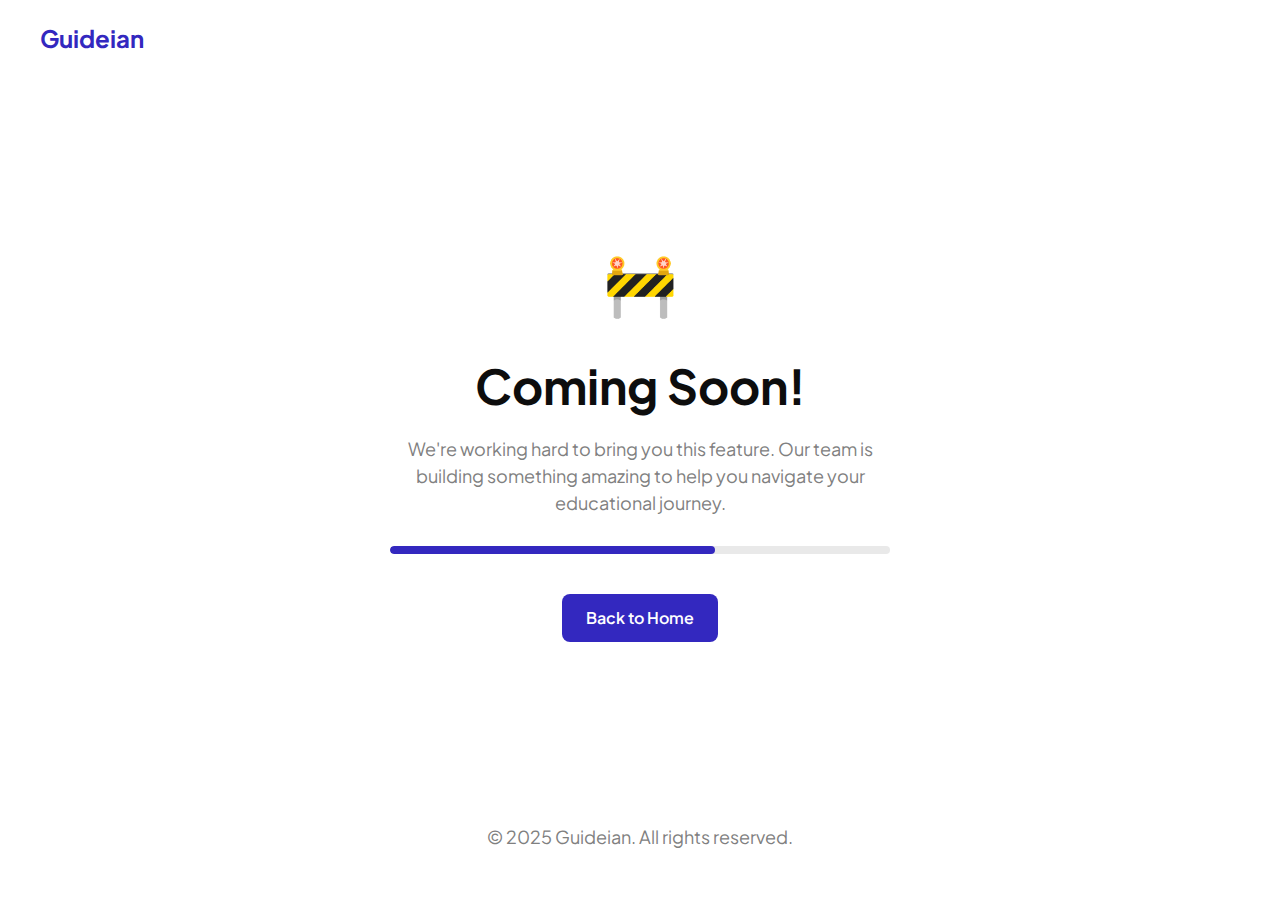
<file: comming-soon.html>
<!DOCTYPE html>
<html lang="en">
<head>
  <meta charset="UTF-8">
  <meta name="viewport" content="width=device-width, initial-scale=1.0">
  <title>Coming Soon | Guideian</title>
  <link href="https://fonts.googleapis.com/css2?family=Plus+Jakarta+Sans:wght@400;500;600;700&display=swap" rel="stylesheet">
  <style>
    /* CSS will go here */
    :root {
      --primary: #3328bf;
      --text: #0d0d0d;
      --gray: #808080;
      --light-gray: #e9e9e9;
    }
    
    * {
      margin: 0;
      padding: 0;
      box-sizing: border-box;
    }
    
    body {
      font-family: 'Plus Jakarta Sans', sans-serif;
      background-color: white;
      color: var(--text);
      line-height: 1.5;
      min-height: 100vh;
      display: flex;
      flex-direction: column;
    }
    
    .navbar {
      padding: 20px 40px;
      display: flex;
      justify-content: space-between;
      align-items: center;
    }
    
    .logo {
      font-size: 24px;
      font-weight: 700;
      color: var(--primary);
      text-decoration: none;
    }
    
    .main-content {
      flex: 1;
      display: flex;
      flex-direction: column;
      align-items: center;
      justify-content: center;
      text-align: center;
      padding: 40px 20px;
    }
    
    .coming-soon-container {
      max-width: 600px;
      margin: 0 auto;
    }
    
    .emoji {
      font-size: 60px;
      margin-bottom: 30px;
    }
    
    h1 {
      font-size: 48px;
      font-weight: 700;
      margin-bottom: 20px;
      line-height: 1.2;
    }
    
    p {
      font-size: 18px;
      color: var(--gray);
      margin-bottom: 30px;
      max-width: 500px;
      margin-left: auto;
      margin-right: auto;
    }
    
    .progress-container {
      width: 100%;
      height: 8px;
      background-color: var(--light-gray);
      border-radius: 4px;
      margin-bottom: 40px;
      overflow: hidden;
    }
    
    .progress-bar {
      height: 100%;
      width: 65%;
      background-color: var(--primary);
      border-radius: 4px;
      animation: pulse 2s infinite;
    }
    
    @keyframes pulse {
      0% { opacity: 1; }
      50% { opacity: 0.7; }
      100% { opacity: 1; }
    }
    
    .btn {
      display: inline-block;
      padding: 12px 24px;
      background-color: var(--primary);
      color: white;
      border-radius: 8px;
      text-decoration: none;
      font-weight: 600;
      transition: transform 0.2s, box-shadow 0.2s;
    }
    
    .btn:hover {
      transform: translateY(-2px);
      box-shadow: 0 4px 12px rgba(51, 40, 191, 0.2);
    }
    
    .footer {
      padding: 20px;
      text-align: center;
      color: var(--gray);
      font-size: 14px;
    }
    
    @media (max-width: 768px) {
      h1 {
        font-size: 36px;
      }
      
      p {
        font-size: 16px;
      }
    }
  </style>
</head>
<body>
  <nav class="navbar">
    <a href="index.html" class="logo">Guideian</a>
  </nav>
  
  <main class="main-content">
    <div class="coming-soon-container">
      <div class="emoji">🚧</div>
      <h1>Coming Soon!</h1>
      <p>We're working hard to bring you this feature. Our team is building something amazing to help you navigate your educational journey.</p>
      
      <div class="progress-container">
        <div class="progress-bar"></div>
      </div>
      
      <a href="index.html" class="btn">Back to Home</a>
    </div>
  </main>
  
  <footer class="footer">
    <p>© 2025 Guideian. All rights reserved.</p>
  </footer>
</body>
</html>
</file>
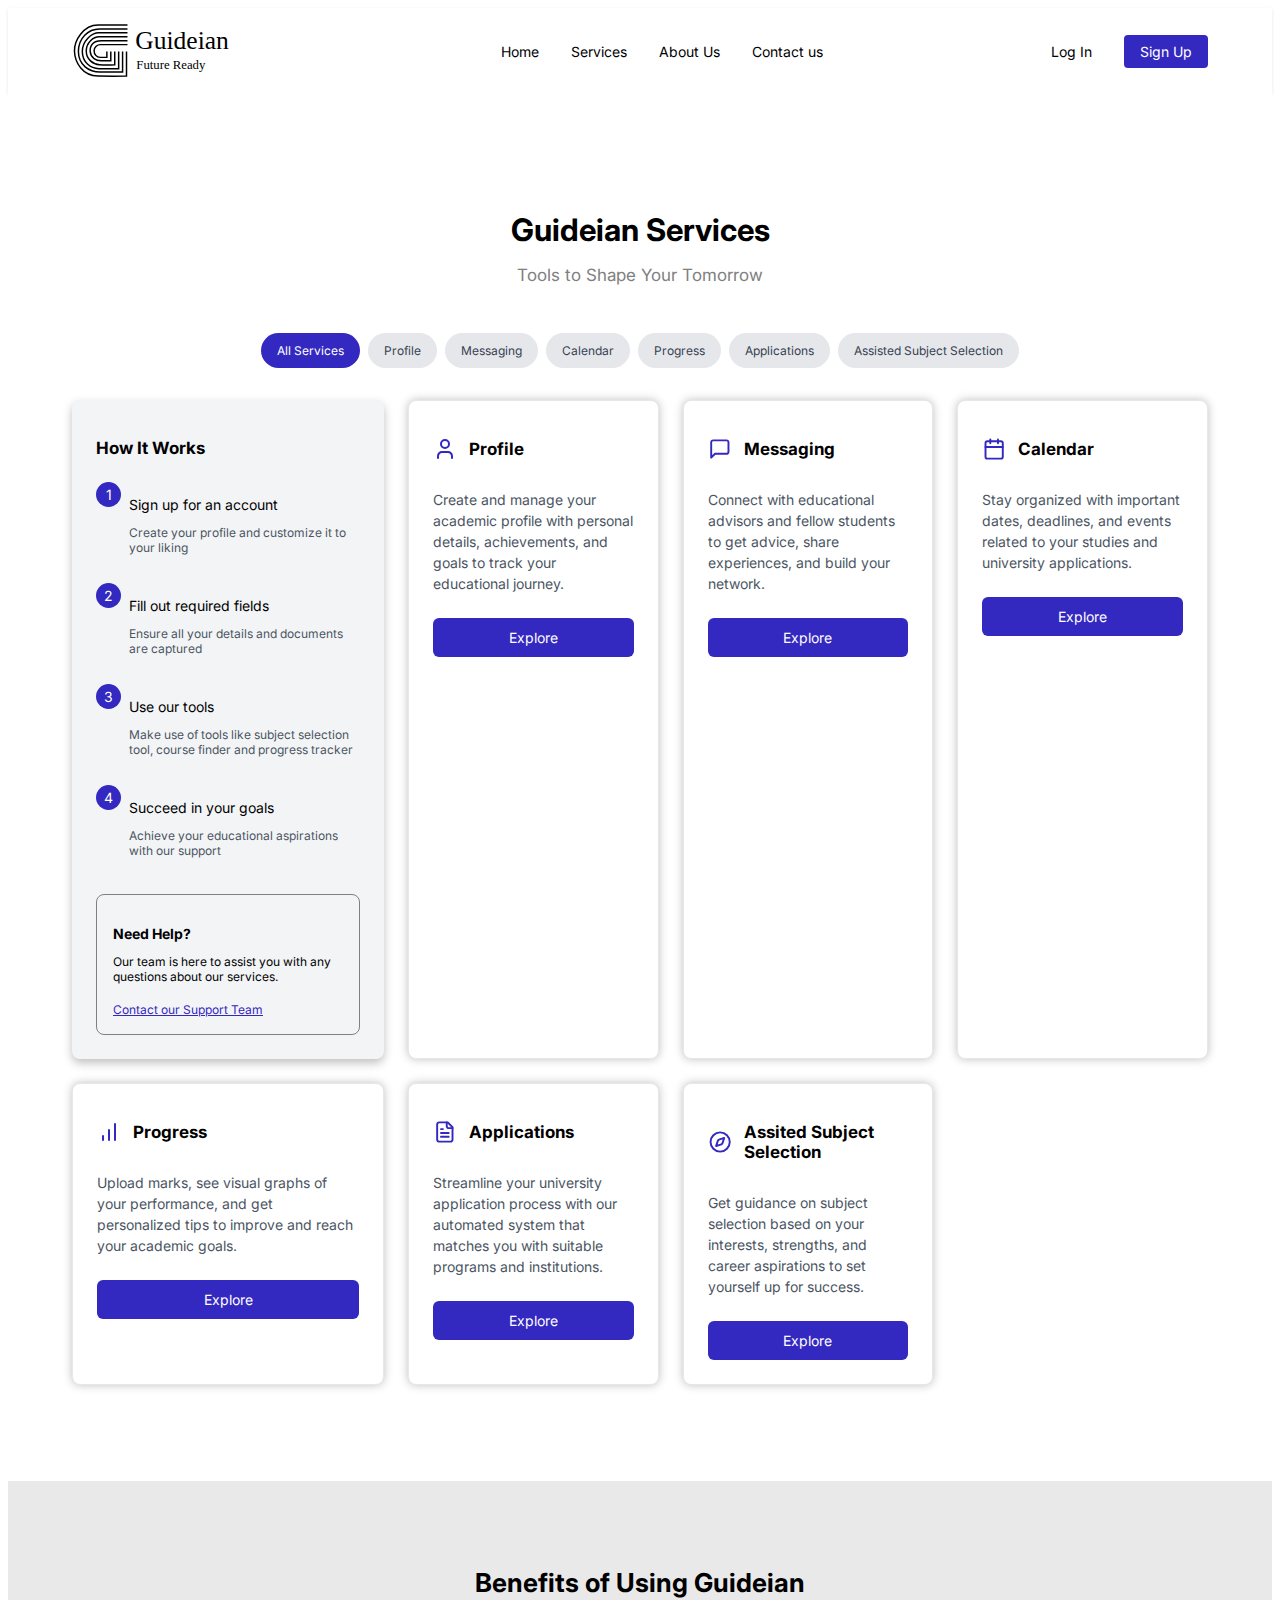
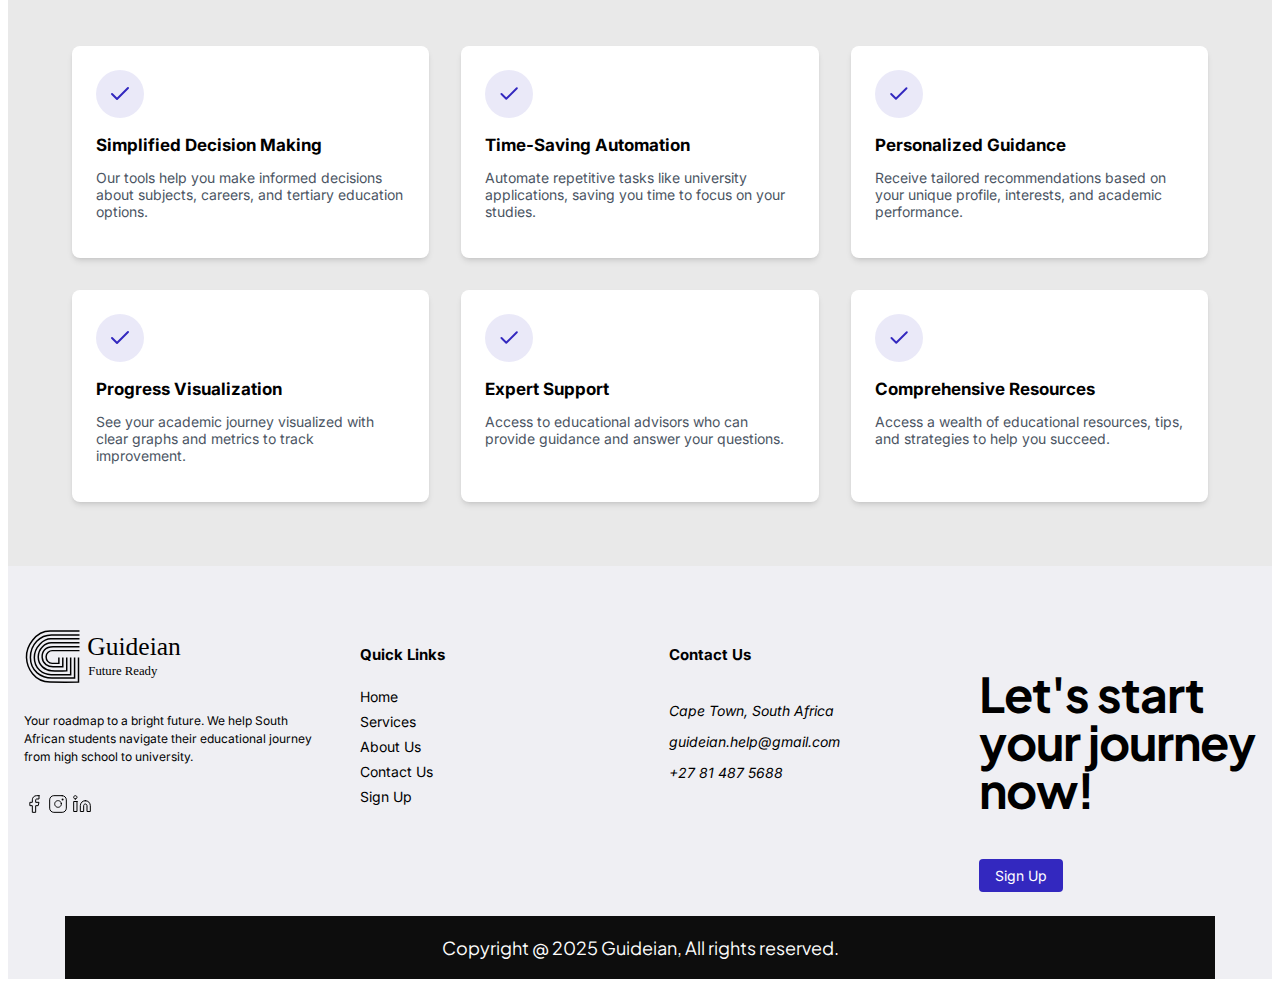
<file: services.html>
<!DOCTYPE html>
<html lang="en">
<head>
  <meta charset="UTF-8">
  <meta name="viewport" content="width=device-width, initial-scale=1.0">
  <title>Guideian - Future Ready</title>
  <link href="https://fonts.googleapis.com/css2?family=Inter:wght@400;500;600;700&family=Plus+Jakarta+Sans:wght@400;500;600;700&display=swap" rel="stylesheet">
  <link rel="stylesheet" href="./services_style.css">
</head>
<body>
  <header class="main-header">
    <div class="logo-container">
      <svg class="logo-svg" width="217" height="55" viewBox="0 0 217 55" fill="none" xmlns="http://www.w3.org/2000/svg">
        <text fill="black" xml:space="preserve" style="white-space: pre" font-family="Tenor Sans" font-size="26" letter-spacing="0em">
          <tspan x="63" y="25.71">Guideian</tspan>
        </text>
        <text fill="black" xml:space="preserve" style="white-space: pre" font-family="Tenor Sans" font-size="13" letter-spacing="0em">
          <tspan x="64" y="45.855">Future Ready</tspan>
        </text>
        <path d="M55.0188 1C55.0188 1 40.0187 1 25.0188 1C10.0189 1 0.518789 17 1.01882 28C1.51886 39 9.01882 52.7638 25.0188 53C41.0188 53.2362 54.0188 53 54.0188 53V28" stroke="black" stroke-width="1.5"></path>
        <path d="M55.0188 5C55.0188 5 38.0188 5 26.5188 5C15.0188 5 5.0188 14.3256 5.0188 28C5.0188 41.6744 16.0323 49 27.0188 49C38.0053 49 50.0188 49 50.0188 49V40V28" stroke="black" stroke-width="1.5"></path>
        <path d="M55.0188 9C55.0188 9 33.473 9 25.9207 9C18.3683 9 9.0188 17.1554 9.0188 28C9.0188 38.8446 17.2723 45.5 26.0188 45.5C34.7653 45.5 46.0188 45.5 46.0188 45.5V37.5V28" stroke="black" stroke-width="1.5"></path>
        <path d="M55.0188 13C55.0188 13 32.2727 13 26.2633 13C20.2539 13 13.0188 18.9385 13.0188 27.5C13.0188 36.0615 20.0188 41 26.5188 41.5C33.0188 42 42.0188 41.5 42.0188 41.5V28" stroke="black" stroke-width="1.5"></path>
        <path d="M55.0189 17C55.0189 17 35.6287 17 28.0738 17C20.5189 17 16.5189 21.5 17.0189 28C17.5189 34.5 23.1612 37.5 28.0738 37.5C32.9865 37.5 38.0189 37.5 38.0189 37.5V28" stroke="black" stroke-width="1.5"></path>
        <path d="M55.0188 21C55.0188 21 29.7875 21 27.1858 21C24.5841 21 21.0188 23.4418 21.0188 27.1518C21.0188 30.8618 23.5188 34 27.1858 34C30.8529 34 34.0188 34 34.0188 34V28" stroke="black" stroke-width="1.5"></path>
      </svg>
    </div>
    <nav class="main-nav">
      <a href="index.html" class="nav-link">Home</a>
      <a href="services.html" class="nav-link">Services</a>
      <a href="about.html" class="nav-link">About Us</a>
      <a href="contact.html" class="nav-link">Contact us</a>
    </nav>
    <div class="auth-buttons">
      <button class="login-btn">Log In</button>
      <button class="signup-btn">Sign Up</button>
    </div>
  </header>

  <main>
    <section class="services-section">
      <div class="section-header">
        <h1 class="section-title">Guideian Services</h1>
        <p class="section-subtitle">Tools to Shape Your Tomorrow</p>
      </div>

      <div class="filter-buttons">
        <button class="filter-btn">All Services</button>
        <button class="filter-btn">Profile</button>
        <button class="filter-btn">Messaging</button>
        <button class="filter-btn">Calendar</button>
        <button class="filter-btn">Progress</button>
        <button class="filter-btn">Applications</button>
        <button class="filter-btn">Assisted Subject Selection</button>
      </div>

      <div class="services-grid">
        <article class="how-it-works">
          <h2 class="how-it-works-title">How It Works</h2>
          <div class="steps-container">
            <div class="step">
              <div class="step-number">1</div>
              <div class="step-content">
                <h3 class="step-title">Sign up for an account</h3>
                <p class="step-description">Create your profile and customize it to your liking</p>
              </div>
            </div>
            <div class="step">
              <div class="step-number">2</div>
              <div class="step-content">
                <h3 class="step-title">Fill out required fields</h3>
                <p class="step-description">Ensure all your details and documents are captured</p>
              </div>
            </div>
            <div class="step">
              <div class="step-number">3</div>
              <div class="step-content">
                <h3 class="step-title">Use our tools</h3>
                <p class="step-description">Make use of tools like subject selection tool, course finder and progress tracker</p>
              </div>
            </div>
            <div class="step">
              <div class="step-number">4</div>
              <div class="step-content">
                <h3 class="step-title">Succeed in your goals</h3>
                <p class="step-description">Achieve your educational aspirations with our support</p>
              </div>
            </div>
          </div>
          <div class="help-box">
            <h3 class="help-title">Need Help?</h3>
            <p class="help-description">Our team is here to assist you with any questions about our services.</p>
            <a href="#" class="help-link">Contact our Support Team</a>
          </div>
        </article>

        <article class="service-card">
          <div class="service-header">
            <div class="service-icon">
              <svg width="24" height="24" viewBox="0 0 24 24" fill="none" xmlns="http://www.w3.org/2000/svg" class="icon">
                <path d="M19 21V19C19 17.9391 18.5786 16.9217 17.8284 16.1716C17.0783 15.4214 16.0609 15 15 15H9C7.93913 15 6.92172 15.4214 6.17157 16.1716C5.42143 16.9217 5 17.9391 5 19V21" stroke="#3328BF" stroke-width="2" stroke-linecap="round" stroke-linejoin="round"></path>
                <path d="M12 11C14.2091 11 16 9.20914 16 7C16 4.79086 14.2091 3 12 3C9.79086 3 8 4.79086 8 7C8 9.20914 9.79086 11 12 11Z" stroke="#3328BF" stroke-width="2" stroke-linecap="round" stroke-linejoin="round"></path>
              </svg>
            </div>
            <h2 class="service-title">Profile</h2>
          </div>
          <p class="service-description">Create and manage your academic profile with personal details, achievements, and goals to track your educational journey.</p>
         <a href="profile.html" class="explore-btn">Explore</a>
        </article>

        <article class="service-card">
          <div class="service-header">
            <div class="service-icon">
              <svg width="25" height="24" viewBox="0 0 25 24" fill="none" xmlns="http://www.w3.org/2000/svg" class="icon">
                <path d="M21.3281 15C21.3281 15.5304 21.1174 16.0391 20.7423 16.4142C20.3673 16.7893 19.8586 17 19.3281 17H7.32812L3.32812 21V5C3.32812 4.46957 3.53884 3.96086 3.91391 3.58579C4.28898 3.21071 4.79769 3 5.32812 3H19.3281C19.8586 3 20.3673 3.21071 20.7423 3.58579C21.1174 3.96086 21.3281 4.46957 21.3281 5V15Z" stroke="#3328BF" stroke-width="2" stroke-linecap="round" stroke-linejoin="round"></path>
              </svg>
            </div>
            <h2 class="service-title">Messaging</h2>
          </div>
          <p class="service-description">Connect with educational advisors and fellow students to get advice, share experiences, and build your network.</p>
          <a href="comming-soon.html" class="explore-btn">Explore</a>
        </article>

        <article class="service-card">
          <div class="service-header">
            <div class="service-icon">
              <svg width="25" height="24" viewBox="0 0 25 24" fill="none" xmlns="http://www.w3.org/2000/svg" class="icon">
                <path d="M8.65625 2V6" stroke="#3328BF" stroke-width="2" stroke-linecap="round" stroke-linejoin="round"></path>
                <path d="M16.6562 2V6" stroke="#3328BF" stroke-width="2" stroke-linecap="round" stroke-linejoin="round"></path>
                <path d="M19.6562 4H5.65625C4.55168 4 3.65625 4.89543 3.65625 6V20C3.65625 21.1046 4.55168 22 5.65625 22H19.6562C20.7608 22 21.6562 21.1046 21.6562 20V6C21.6562 4.89543 20.7608 4 19.6562 4Z" stroke="#3328BF" stroke-width="2" stroke-linecap="round" stroke-linejoin="round"></path>
                <path d="M3.65625 10H21.6562" stroke="#3328BF" stroke-width="2" stroke-linecap="round" stroke-linejoin="round"></path>
              </svg>
            </div>
            <h2 class="service-title">Calendar</h2>
          </div>
          <p class="service-description">Stay organized with important dates, deadlines, and events related to your studies and university applications.</p>
          <a href="comming-soon.html" class="explore-btn">Explore</a>
        </article>

        <article class="service-card">
          <div class="service-header">
            <div class="service-icon">
              <svg width="24" height="24" viewBox="0 0 24 24" fill="none" xmlns="http://www.w3.org/2000/svg" class="icon">
                <path d="M12 20V10" stroke="#3328BF" stroke-width="2" stroke-linecap="round" stroke-linejoin="round"></path>
                <path d="M18 20V4" stroke="#3328BF" stroke-width="2" stroke-linecap="round" stroke-linejoin="round"></path>
                <path d="M6 20V16" stroke="#3328BF" stroke-width="2" stroke-linecap="round" stroke-linejoin="round"></path>
              </svg>
            </div>
            <h2 class="service-title">Progress</h2>
          </div>
          <p class="service-description">Upload marks, see visual graphs of your performance, and get personalized tips to improve and reach your academic goals.</p>
          <a href="comming-soon.html" class="explore-btn">Explore</a>
        </article>

        <article class="service-card">
          <div class="service-header">
            <div class="service-icon">
              <svg width="25" height="24" viewBox="0 0 25 24" fill="none" xmlns="http://www.w3.org/2000/svg" class="icon">
                <path d="M15.3281 2H6.32812C5.79769 2 5.28898 2.21071 4.91391 2.58579C4.53884 2.96086 4.32813 3.46957 4.32812 4V20C4.32813 20.5304 4.53884 21.0391 4.91391 21.4142C5.28898 21.7893 5.79769 22 6.32812 22H18.3281C18.8586 22 19.3673 21.7893 19.7423 21.4142C20.1174 21.0391 20.3281 20.5304 20.3281 20V7L15.3281 2Z" stroke="#3328BF" stroke-width="2" stroke-linecap="round" stroke-linejoin="round"></path>
                <path d="M14.3281 2V6C14.3281 6.53043 14.5388 7.03914 14.9139 7.41421C15.289 7.78929 15.7977 8 16.3281 8H20.3281" stroke="#3328BF" stroke-width="2" stroke-linecap="round" stroke-linejoin="round"></path>
                <path d="M10.3281 9H8.32812" stroke="#3328BF" stroke-width="2" stroke-linecap="round" stroke-linejoin="round"></path>
                <path d="M16.3281 13H8.32812" stroke="#3328BF" stroke-width="2" stroke-linecap="round" stroke-linejoin="round"></path>
                <path d="M16.3281 17H8.32812" stroke="#3328BF" stroke-width="2" stroke-linecap="round" stroke-linejoin="round"></path>
              </svg>
            </div>
            <h2 class="service-title">Applications</h2>
          </div>
          <p class="service-description">Streamline your university application process with our automated system that matches you with suitable programs and institutions.</p>
          <a href="comming-soon.html" class="explore-btn">Explore</a>
        </article>

        <article class="service-card">
          <div class="service-header">
            <div class="service-icon">
              <svg width="25" height="24" viewBox="0 0 25 24" fill="none" xmlns="http://www.w3.org/2000/svg" class="icon">
                <path d="M16.8963 7.76001L15.0923 13.171C14.9941 13.4656 14.8287 13.7333 14.6091 13.9528C14.3895 14.1724 14.1218 14.3378 13.8273 14.436L8.41626 16.24L10.2203 10.829C10.3184 10.5344 10.4839 10.2668 10.7034 10.0472C10.923 9.82762 11.1907 9.66219 11.4853 9.56401L16.8963 7.76001Z" stroke="#3328BF" stroke-width="2" stroke-linecap="round" stroke-linejoin="round"></path>
                <path d="M12.6562 22C18.1791 22 22.6562 17.5228 22.6562 12C22.6562 6.47715 18.1791 2 12.6562 2C7.1334 2 2.65625 6.47715 2.65625 12C2.65625 17.5228 7.1334 22 12.6562 22Z" stroke="#3328BF" stroke-width="2" stroke-linecap="round" stroke-linejoin="round"></path>
              </svg>
            </div>
            <h2 class="service-title">Assited Subject Selection</h2>
          </div>
          <p class="service-description">Get guidance on subject selection based on your interests, strengths, and career aspirations to set yourself up for success.</p>
          <a href="assisted-selection.html" class="explore-btn">Explore</a>
        </article>
      </div>
    </section>

    <section class="benefits-section">
      <h2 class="benefits-title">Benefits of Using Guideian</h2>
      <div class="benefits-grid">
        <article class="benefit-card">
          <div class="benefit-icon-container">
            <svg width="24" height="24" viewBox="0 0 24 24" fill="none" xmlns="http://www.w3.org/2000/svg" class="check-icon">
              <path d="M20 6L9 17L4 12" stroke="#3328BF" stroke-width="2" stroke-linecap="round" stroke-linejoin="round"></path>
            </svg>
          </div>
          <h3 class="benefit-title">Simplified Decision Making</h3>
          <p class="benefit-description">Our tools help you make informed decisions about subjects, careers, and tertiary education options.</p>
        </article>

        <article class="benefit-card">
          <div class="benefit-icon-container">
            <svg width="25" height="24" viewBox="0 0 25 24" fill="none" xmlns="http://www.w3.org/2000/svg" class="check-icon">
              <path d="M20.6562 6L9.65625 17L4.65625 12" stroke="#3328BF" stroke-width="2" stroke-linecap="round" stroke-linejoin="round"></path>
            </svg>
          </div>
          <h3 class="benefit-title">Time-Saving Automation</h3>
          <p class="benefit-description">Automate repetitive tasks like university applications, saving you time to focus on your studies.</p>
        </article>

        <article class="benefit-card">
          <div class="benefit-icon-container">
            <svg width="25" height="24" viewBox="0 0 25 24" fill="none" xmlns="http://www.w3.org/2000/svg" class="check-icon">
              <path d="M20.3281 6L9.32812 17L4.32812 12" stroke="#3328BF" stroke-width="2" stroke-linecap="round" stroke-linejoin="round"></path>
            </svg>
          </div>
          <h3 class="benefit-title">Personalized Guidance</h3>
          <p class="benefit-description">Receive tailored recommendations based on your unique profile, interests, and academic performance.</p>
        </article>

        <article class="benefit-card">
          <div class="benefit-icon-container">
            <svg width="24" height="24" viewBox="0 0 24 24" fill="none" xmlns="http://www.w3.org/2000/svg" class="check-icon">
              <path d="M20 6L9 17L4 12" stroke="#3328BF" stroke-width="2" stroke-linecap="round" stroke-linejoin="round"></path>
            </svg>
          </div>
          <h3 class="benefit-title">Progress Visualization</h3>
          <p class="benefit-description">See your academic journey visualized with clear graphs and metrics to track improvement.</p>
        </article>

        <article class="benefit-card">
          <div class="benefit-icon-container">
            <svg width="25" height="24" viewBox="0 0 25 24" fill="none" xmlns="http://www.w3.org/2000/svg" class="check-icon">
              <path d="M20.6562 6L9.65625 17L4.65625 12" stroke="#3328BF" stroke-width="2" stroke-linecap="round" stroke-linejoin="round"></path>
            </svg>
          </div>
          <h3 class="benefit-title">Expert Support</h3>
          <p class="benefit-description">Access to educational advisors who can provide guidance and answer your questions.</p>
        </article>

        <article class="benefit-card">
          <div class="benefit-icon-container">
            <svg width="25" height="24" viewBox="0 0 25 24" fill="none" xmlns="http://www.w3.org/2000/svg" class="check-icon">
              <path d="M20.6562 6L9.65625 17L4.65625 12" stroke="#3328BF" stroke-width="2" stroke-linecap="round" stroke-linejoin="round"></path>
            </svg>
          </div>
          <h3 class="benefit-title">Comprehensive Resources</h3>
          <p class="benefit-description">Access a wealth of educational resources, tips, and strategies to help you succeed.</p>
        </article>
      </div>
    </section>
  </main>

  <footer class="main-footer">
    <div class="footer-content">
      <div class="footer-info">
        <svg class="footer-logo" width="217" height="55" viewBox="0 0 217 55" fill="none" xmlns="http://www.w3.org/2000/svg">
          <text fill="black" xml:space="preserve" style="white-space: pre" font-family="Tenor Sans" font-size="26" letter-spacing="0em">
            <tspan x="63" y="25.71">Guideian</tspan>
          </text>
          <text fill="black" xml:space="preserve" style="white-space: pre" font-family="Tenor Sans" font-size="13" letter-spacing="0em">
            <tspan x="64" y="45.855">Future Ready</tspan>
          </text>
          <path d="M55.0188 1C55.0188 1 40.0187 1 25.0188 1C10.0189 1 0.518789 17 1.01882 28C1.51886 39 9.01882 52.7638 25.0188 53C41.0188 53.2362 54.0188 53 54.0188 53V28" stroke="black" stroke-width="1.5"></path>
          <path d="M55.0188 5C55.0188 5 38.0188 5 26.5188 5C15.0188 5 5.0188 14.3256 5.0188 28C5.0188 41.6744 16.0323 49 27.0188 49C38.0053 49 50.0188 49 50.0188 49V40V28" stroke="black" stroke-width="1.5"></path>
          <path d="M55.0188 9C55.0188 9 33.473 9 25.9207 9C18.3683 9 9.0188 17.1554 9.0188 28C9.0188 38.8446 17.2723 45.5 26.0188 45.5C34.7653 45.5 46.0188 45.5 46.0188 45.5V37.5V28" stroke="black" stroke-width="1.5"></path>
          <path d="M55.0188 13C55.0188 13 32.2727 13 26.2633 13C20.2539 13 13.0188 18.9385 13.0188 27.5C13.0188 36.0615 20.0188 41 26.5188 41.5C33.0188 42 42.0188 41.5 42.0188 41.5V28" stroke="black" stroke-width="1.5"></path>
          <path d="M55.0189 17C55.0189 17 35.6287 17 28.0738 17C20.5189 17 16.5189 21.5 17.0189 28C17.5189 34.5 23.1612 37.5 28.0738 37.5C32.9865 37.5 38.0189 37.5 38.0189 37.5V28" stroke="black" stroke-width="1.5"></path>
          <path d="M55.0188 21C55.0188 21 29.7875 21 27.1858 21C24.5841 21 21.0188 23.4418 21.0188 27.1518C21.0188 30.8618 23.5188 34 27.1858 34C30.8529 34 34.0188 34 34.0188 34V28" stroke="black" stroke-width="1.5"></path>
        </svg>
        <p class="footer-description">Your roadmap to a bright future. We help South African students navigate their educational journey from high school to university.</p>
        <div class="social-icons">
          <a href="#" class="social-link">
            <svg width="20" height="20" viewBox="0 0 20 20" fill="none" xmlns="http://www.w3.org/2000/svg" class="social-icon">
              <path d="M15 1.66663H12.5C11.395 1.66663 10.3352 2.10561 9.55376 2.88701C8.77236 3.66842 8.33337 4.72822 8.33337 5.83329V8.33329H5.83337V11.6666H8.33337V18.3333H11.6667V11.6666H14.1667L15 8.33329H11.6667V5.83329C11.6667 5.61228 11.7545 5.40032 11.9108 5.24404C12.0671 5.08776 12.279 4.99996 12.5 4.99996H15V1.66663Z" stroke="black" stroke-linecap="round" stroke-linejoin="round"></path>
            </svg>
          </a>
          <a href="#" class="social-link">
            <svg width="20" height="20" viewBox="0 0 20 20" fill="none" xmlns="http://www.w3.org/2000/svg" class="social-icon">
              <path d="M14.1666 1.66663H5.83329C3.53211 1.66663 1.66663 3.53211 1.66663 5.83329V14.1666C1.66663 16.4678 3.53211 18.3333 5.83329 18.3333H14.1666C16.4678 18.3333 18.3333 16.4678 18.3333 14.1666V5.83329C18.3333 3.53211 16.4678 1.66663 14.1666 1.66663Z" stroke="black" stroke-linecap="round" stroke-linejoin="round"></path>
              <path d="M13.3334 9.47501C13.4362 10.1685 13.3178 10.8769 12.9948 11.4992C12.6719 12.1215 12.161 12.6262 11.5347 12.9414C10.9085 13.2566 10.1987 13.3663 9.50653 13.255C8.81431 13.1436 8.17484 12.8167 7.67907 12.321C7.1833 11.8252 6.85648 11.1857 6.7451 10.4935C6.63371 9.8013 6.74343 9.09159 7.05865 8.46532C7.37386 7.83905 7.87853 7.32812 8.50086 7.00521C9.12319 6.68229 9.8315 6.56383 10.525 6.66667C11.2325 6.77158 11.8874 7.10123 12.3931 7.60693C12.8988 8.11263 13.2285 8.76757 13.3334 9.47501Z" stroke="black" stroke-linecap="round" stroke-linejoin="round"></path>
              <path d="M14.5834 5.41663H14.5917" stroke="black" stroke-width="2" stroke-linecap="round" stroke-linejoin="round"></path>
            </svg>
          </a>
          <a href="#" class="social-link">
            <svg width="20" height="20" viewBox="0 0 20 20" fill="none" xmlns="http://www.w3.org/2000/svg" class="social-icon">
              <path d="M13.3334 6.66663C14.6595 6.66663 15.9312 7.19341 16.8689 8.13109C17.8066 9.06877 18.3334 10.3405 18.3334 11.6666V17.5H15V11.6666C15 11.2246 14.8244 10.8007 14.5119 10.4881C14.1993 10.1756 13.7754 9.99996 13.3334 9.99996C12.8913 9.99996 12.4674 10.1756 12.1549 10.4881C11.8423 10.8007 11.6667 11.2246 11.6667 11.6666V17.5H8.33337V11.6666C8.33337 10.3405 8.86016 9.06877 9.79784 8.13109C10.7355 7.19341 12.0073 6.66663 13.3334 6.66663Z" stroke="black" stroke-linecap="round" stroke-linejoin="round"></path>
              <path d="M4.99996 7.5H1.66663V17.5H4.99996V7.5Z" stroke="black" stroke-linecap="round" stroke-linejoin="round"></path>
              <path d="M3.33329 4.99996C4.25377 4.99996 4.99996 4.25377 4.99996 3.33329C4.99996 2.41282 4.25377 1.66663 3.33329 1.66663C2.41282 1.66663 1.66663 2.41282 1.66663 3.33329C1.66663 4.25377 2.41282 4.99996 3.33329 4.99996Z" stroke="black" stroke-linecap="round" stroke-linejoin="round"></path>
            </svg>
          </a>
        </div>
      </div>

      <div class="footer-links-container">
        <div class="quick-links">
          <h3 class="footer-heading">Quick Links</h3>
          <a href="#" class="footer-link">Home</a>
          <a href="#" class="footer-link">Services</a>
          <a href="#" class="footer-link">About Us</a>
          <a href="#" class="footer-link">Contact Us</a>
          <a href="#" class="footer-link">Sign Up</a>
        </div>

        <div class="contact-info">
          <h3 class="footer-heading">Contact Us</h3>
          <address>
            <p class="contact-detail">Cape Town, South Africa</p>
            <p class="contact-detail">guideian.help@gmail.com</p>
            <p class="contact-detail">+27 81 487 5688</p>
          </address>
        </div>

        <div class="cta-container">
          <h2 class="cta-heading">Let's start your journey now!</h2>
          <button class="cta-button">Sign Up</button>
        </div>
      </div>
    </div>

    <div class="copyright">Copyright @ 2025 Guideian, All rights reserved.</div>
  </footer>
  <script src="services.js"></script>
</body>
</html>
</file>
<file: services_style.css>
/* Services start */
  /* Base styles */

/* Header styles */
.main-header {
    display: flex;
    justify-content: space-between;
    align-items: center;
    padding: 16px 64px;
    box-shadow: 0 1px 3px rgba(0, 0, 0, 0.1);
    background-color: #fff;
  }
  
  .logo-container {
    width: 216px;
    height: 54px;
  }
  
  .logo-svg {
    width: 100%;
    height: 100%;
  }
  
  .main-nav {
    display: flex;
    gap: 32px;
  }
  
  .nav-link {
    color: #000;
    text-decoration: none;
    font-family: "Inter", sans-serif;
    font-size: 14px;
  }
  
  .auth-buttons {
    display: flex;
    gap: 16px;
  }
  
  .login-btn {
    padding: 8px 16px;
    background: none;
    border: none;
    color: #000;
    font-family: "Inter", sans-serif;
    font-size: 14px;
    cursor: pointer;
  }
  
  .signup-btn {
    padding: 8px 16px;
    color: #fff;
    border: none;
    border-radius: 4px;
    font-family: "Inter", sans-serif;
    font-size: 14px;
    cursor: pointer;
    background-color: #3328bf;
  }
  
  /* Services section styles */
  .services-section {
    padding: 96px 64px;
    background-color: #fff;
  }
  
  .section-header {
    text-align: center;
    margin-bottom: 48px;
  }
  
  .section-title {
    font-family: "Inter", sans-serif;
    font-size: 31px;
    font-weight: 700;
    color: #000;
    margin-bottom: 8px;
  }
  
  .section-subtitle {
    font-family: "Inter", sans-serif;
    font-size: 17px;
    color: #808080;
  }
  
  .filter-buttons {
    display: flex;
    gap: 8px;
    justify-content: center;
    margin-bottom: 32px;
    flex-wrap: wrap;
  }
  
  .filter-btn {
    padding: 10px 16px;
    border-radius: 9999px;
    border: none;
    color: #374151;
    font-family: "Inter", sans-serif;
    font-size: 12px;
    cursor: pointer;
    background-color: #e5e7eb;
  }
  
  .services-grid {
    display: grid;
    grid-template-columns: 312px repeat(3, 1fr);
    gap: 24px;
  }
  
  /* How it works card */
  .how-it-works {
    border-radius: 8px;
    padding: 24px;
    box-shadow: 0 4px 10px rgba(0, 0, 0, 0.25);
    background-color: #f3f4f6;
  }
  
  .how-it-works-title {
    font-family: "Inter", sans-serif;
    font-size: 17px;
    font-weight: 700;
    margin-bottom: 24px;
  }
  
  .steps-container {
    display: flex;
    flex-direction: column;
    gap: 16px;
  }
  
  .step {
    display: flex;
    gap: 8px;
  }
  
  .step-number {
    width: 25px;
    height: 25px;
    color: #fff;
    border-radius: 50%;
    font-family: "Inter", sans-serif;
    font-size: 14px;
    background-color: #3328bf;
    display: flex;
    align-items: center;
    justify-content: center;
  }
  
  .step-content {
    flex: 1;
  }
  
  .step-title {
    font-family: "Inter", sans-serif;
    font-size: 14px;
    font-weight: normal;
    margin-bottom: 4px;
  }
  
  .step-description {
    font-family: "Inter", sans-serif;
    font-size: 12px;
    color: #4b5563;
  }
  
  .help-box {
    border: 1px solid #808080;
    border-radius: 8px;
    padding: 16px;
    margin-top: 24px;
  }
  
  .help-title {
    font-family: "Inter", sans-serif;
    font-size: 14px;
    font-weight: 700;
    margin-bottom: 8px;
  }
  
  .help-description {
    font-family: "Inter", sans-serif;
    font-size: 12px;
    color: #000;
    margin-bottom: 16px;
  }
  
  .help-link {
    color: #3328bf;
    text-decoration: underline;
    font-family: "Inter", sans-serif;
    font-size: 12px;
  }
  
  /* Service cards */
  .service-card {
    border: 1px solid #e5e7eb;
    border-radius: 8px;
    padding: 24px;
    box-shadow: 0 0 10px rgba(0, 0, 0, 0.25);
    background-color: #fff;
  }
  
  .service-header {
    display: flex;
    align-items: center;
    gap: 12px;
    margin-bottom: 16px;
  }
  
  .service-icon {
    display: flex;
    align-items: center;
    justify-content: center;
  }
  
  .icon {
    width: 24px;
    height: 24px;
    color: #3328bf;
  }
  
  .service-title {
    font-family: "Inter", sans-serif;
    font-size: 17px;
    font-weight: 700;
  }
  
  .service-description {
    font-family: "Inter", sans-serif;
    font-size: 14px;
    color: #4b5563;
    line-height: 1.5;
    margin-bottom: 24px;
  }
  
  .explore-btn {
    width: 100%;
    padding: 11px 0;
    color: #fff;
    border: none;
    border-radius: 6px;
    font-family: "Inter", sans-serif;
    font-size: 14px;
    cursor: pointer;
    background-color: #3328bf;
  }
  
  /* Benefits section */
  .benefits-section {
    padding: 64px;
    background-color: #e9e9e9;
  }
  
  .benefits-title {
    font-family: "Inter", sans-serif;
    font-size: 26px;
    font-weight: 700;
    text-align: center;
    margin-bottom: 48px;
  }
  
  .benefits-grid {
    display: grid;
    grid-template-columns: repeat(3, 1fr);
    gap: 32px;
  }
  
  .benefit-card {
    border-radius: 8px;
    padding: 24px;
    box-shadow: 0 2px 4px -2px rgba(0, 0, 0, 0.1),
      0 4px 6px -1px rgba(0, 0, 0, 0.1);
    background-color: #fff;
  }
  
  .benefit-icon-container {
    width: 48px;
    height: 48px;
    border-radius: 50%;
    display: flex;
    align-items: center;
    justify-content: center;
    margin-bottom: 16px;
    background-color: rgba(51, 40, 191, 0.1);
  }
  
  .check-icon {
    width: 24px;
    height: 24px;
    color: #3328bf;
  }
  
  .benefit-title {
    font-family: "Inter", sans-serif;
    font-size: 17px;
    font-weight: 700;
    margin-bottom: 8px;
  }
  
  .benefit-description {
    font-family: "Inter", sans-serif;
    font-size: 14px;
    color: #4b5563;
  }
  
  /* Footer styles */
  .main-footer {
    padding-top: 64px;
    background-color: #efeff3;
  }
  
  .footer-content {
    max-width: 1280px;
    margin: 0 auto;
    padding: 0 16px;
    display: grid;
    grid-template-columns: 288px 1fr;
    gap: 48px;
  }
  
  .footer-info {
    display: flex;
    flex-direction: column;
    gap: 16px;
  }
  
  .footer-logo {
    width: 216px;
    height: 54px;
  }
  
  .footer-description {
    font-family: "Inter", sans-serif;
    font-size: 12px;
    color: #000;
    line-height: 1.5;
  }
  
  .social-icons {
    display: flex;
    gap: 4px;
  }
  
  .social-link {
    display: flex;
    align-items: center;
    justify-content: center;
  }
  
  .social-icon {
    width: 20px;
    height: 20px;
  }
  
  .footer-links-container {
    display: grid;
    grid-template-columns: repeat(3, 1fr);
    gap: 32px;
  }
  
  .quick-links, .contact-info {
    display: flex;
    flex-direction: column;
    gap: 8px;
  }
  
  .footer-heading {
    font-family: "Inter", sans-serif;
    font-size: 15px;
    font-weight: 700;
    margin-bottom: 16px;
  }
  
  .footer-link {
    color: #000;
    text-decoration: none;
    font-family: "Inter", sans-serif;
    font-size: 14px;
  }
  
  .contact-detail {
    font-family: "Inter", sans-serif;
    font-size: 14px;
    color: #000;
    margin-bottom: 8px;
  }
  
  .cta-container {
    text-align: left;
  }
  
  .cta-heading {
    font-family: "Plus Jakarta Sans", sans-serif;
    font-size: 48px;
    line-height: 1;
    letter-spacing: -0.96px;
    margin-bottom: 45px;
  }
  
  .cta-button {
    padding: 8px 16px;
    color: #fff;
    border: none;
    border-radius: 4px;
    font-family: "Inter", sans-serif;
    font-size: 14px;
    cursor: pointer;
    background-color: #3328bf;
  }
  
  .copyright {
    max-width: 1150px;
    margin: 0 auto;
    padding: 20px 0;
    font-family: "Plus Jakarta Sans", sans-serif;
    font-size: 18px;
    color: #fcfcfc;
    margin-top: 24px;
    background-color: #0d0d0d;
    text-align: center;
  }
  
  /* Media queries */
  @media (max-width: 991px) {
    .services-grid {
      grid-template-columns: repeat(2, 1fr);
    }
  
    .how-it-works {
      grid-column: span 2;
    }
  
    .benefits-grid {
      grid-template-columns: repeat(2, 1fr);
    }
  
    .footer-content {
      grid-template-columns: 1fr;
      gap: 32px;
    }
  
    .footer-links-container {
      grid-template-columns: repeat(2, 1fr);
    }
  
    .cta-container {
      grid-column: span 2;
    }
  }
  
  @media (max-width: 640px) {
    .main-header {
      padding: 16px;
      flex-direction: column;
      gap: 16px;
      text-align: center;
    }
  
    .main-nav {
      flex-direction: column;
      gap: 16px;
    }
  
    .services-grid {
      grid-template-columns: 1fr;
    }
  
    .how-it-works {
      grid-column: span 1;
    }
  
    .benefits-grid {
      grid-template-columns: 1fr;
    }
  
    .footer-links-container {
      grid-template-columns: 1fr;
    }
  
    .cta-container {
      grid-column: span 1;
    }
  
    .cta-heading {
      font-size: 32px;
    }
  }
  
  /* services end */
  
  a.explore-btn {
  display: block;
  text-align: center;
  text-decoration: none;
}

/* Filter button active state */
.filter-btn.active-filter {
  background-color: #3328bf;
  color: white;
}

/* Service card transition */
.service-card {
  transition: all 0.3s ease;
}

/* Responsive adjustments for filtered view */
@media (max-width: 991px) {
  .services-grid {
    grid-template-columns: repeat(2, 1fr);
  }
  
  .how-it-works {
    grid-column: span 2;
  }
}

@media (max-width: 640px) {
  .services-grid {
    grid-template-columns: 1fr;
  }
  
  .how-it-works {
    grid-column: span 1;
  }
}
</file>
